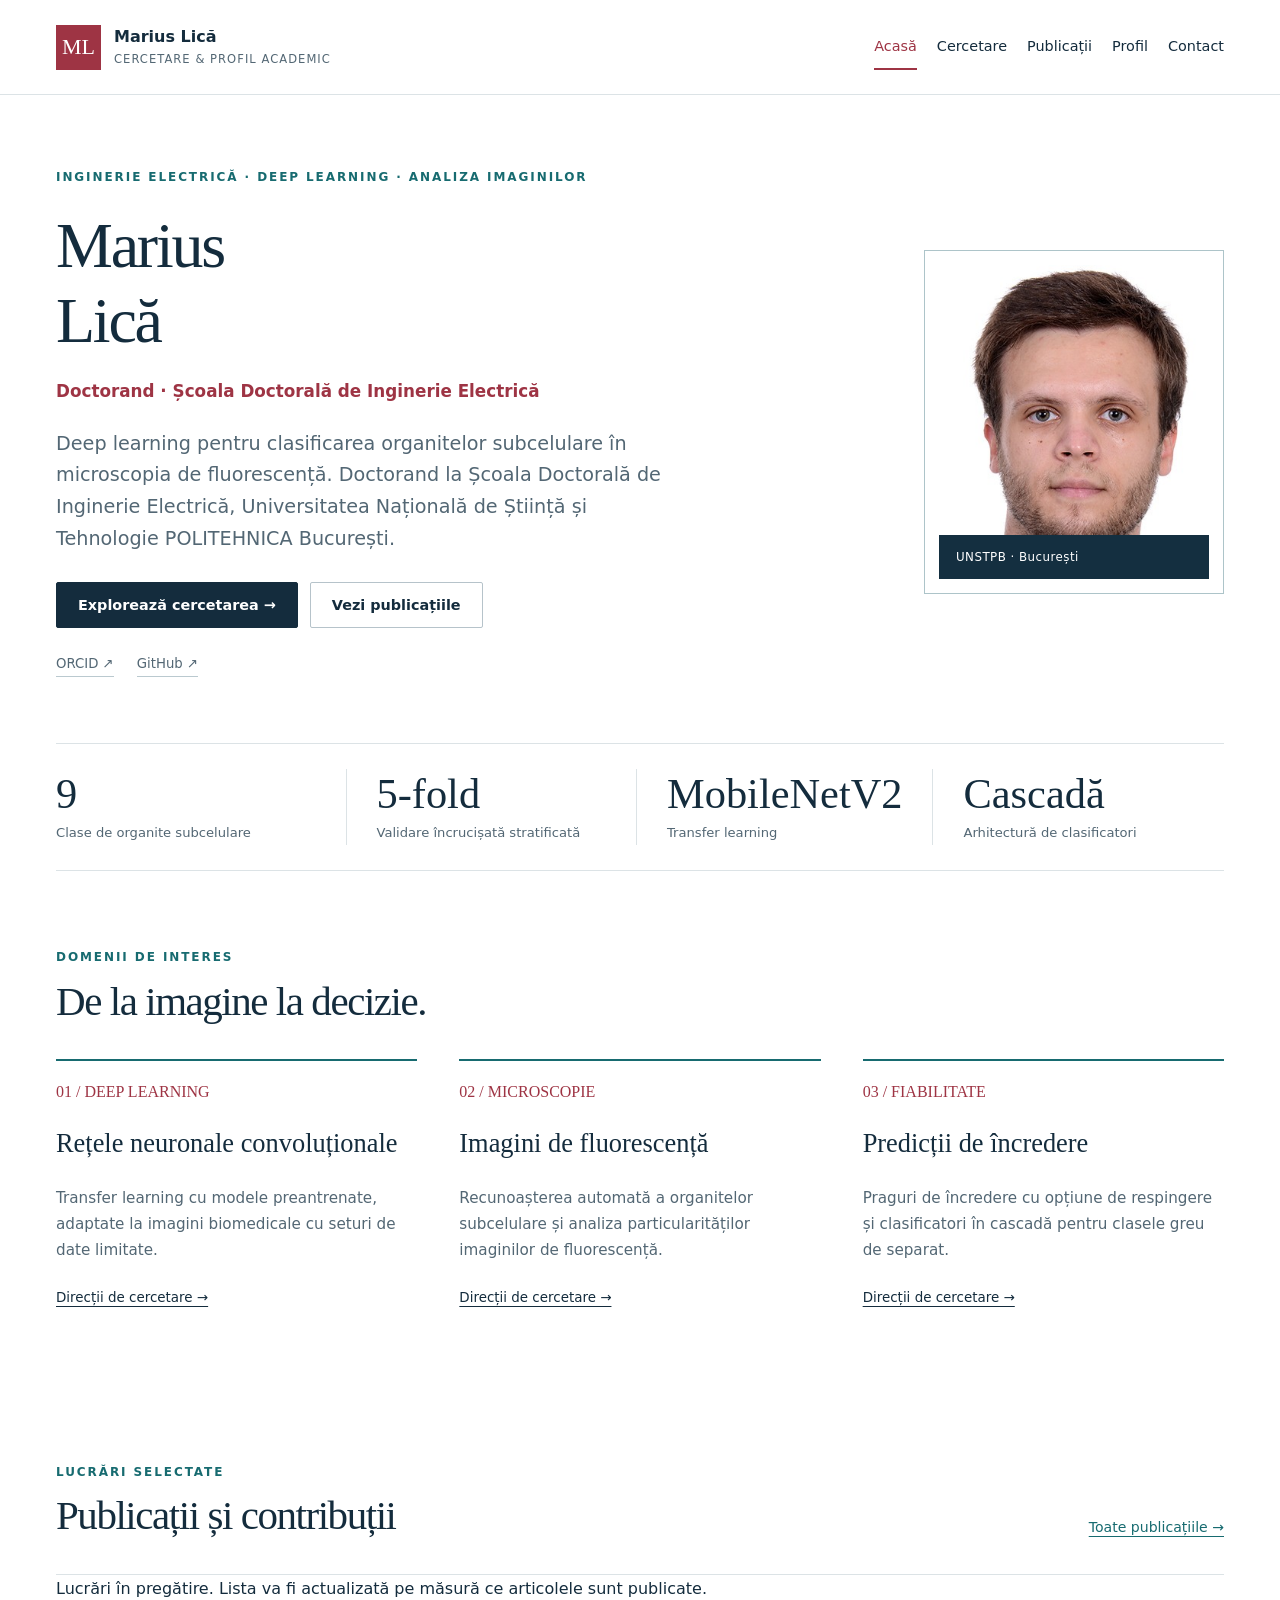
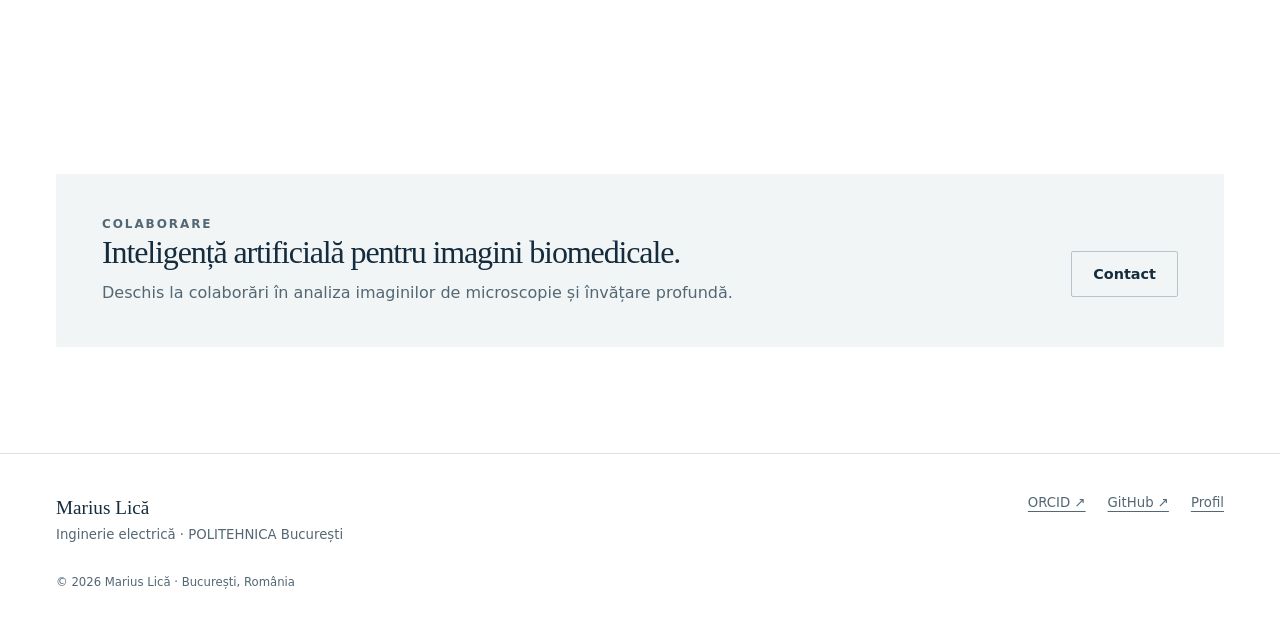
<file: index.html>
<!doctype html><html lang="ro"><head><meta charset="utf-8"><meta name="viewport" content="width=device-width,initial-scale=1">
<meta name="robots" content="index,follow"><title>Acasă | Marius Lică</title>
<meta name="description" content="Profilul academic al lui Marius Lică: cercetare doctorală în inginerie electrică, publicații și experiență profesională.">
<link rel="stylesheet" href="styles.css"><script defer src="app.js"></script></head><body>
<a class="skip" href="#main">Salt la conținut</a>
<header class="header"><div class="wrap header-inner"><a class="brand" href="index.html"><span class="monogram">ML</span><span class="brand-name">Marius Lică<small>Cercetare &amp; profil academic</small></span></a>
<button class="menu-toggle" aria-expanded="false" aria-controls="navigation">Meniu</button><nav id="navigation" class="nav" aria-label="Navigare principală"><a href="index.html" aria-current="page">Acasă</a><a href="research.html">Cercetare</a><a href="publications.html">Publicații</a><a href="about.html">Profil</a><a href="contact.html">Contact</a></nav></div></header>
<main id="main"><div class="wrap"><section class="hero"><div><p class="eyebrow">Inginerie electrică · Deep learning · Analiza imaginilor</p>
<h1>Marius<br>Lică</h1><p class="position">Doctorand · Școala Doctorală de Inginerie Electrică</p><p class="lead">Deep learning pentru clasificarea organitelor subcelulare în microscopia de fluorescență. Doctorand la Școala Doctorală de Inginerie Electrică, Universitatea Națională de Știință și Tehnologie POLITEHNICA București.</p>
<div class="buttons"><a class="button" href="research.html">Explorează cercetarea →</a><a class="button secondary" href="publications.html">Vezi publicațiile</a></div>
<div class="profile-links"><a href="https://orcid.org/0009-0000-3341-0688" target="_blank" rel="noopener">ORCID ↗</a><a href="https://github.com/mariuslica" target="_blank" rel="noopener">GitHub ↗</a></div></div>
<div class="hero-portrait"><figure><img src="portrait.jpg" width="368" height="368" alt="Marius Lică"><figcaption class="portrait-caption"><span>UNSTPB · București</span></figcaption></figure></div></section>
<div class="metrics"><div class="metric"><strong>9</strong><span>Clase de organite subcelulare</span></div><div class="metric"><strong>5-fold</strong><span>Validare încrucișată stratificată</span></div><div class="metric"><strong>MobileNetV2</strong><span>Transfer learning</span></div><div class="metric"><strong>Cascadă</strong><span>Arhitectură de clasificatori</span></div></div></div>
<section class="section wrap"><div class="section-head"><div><p class="eyebrow">Domenii de interes</p><h2>De la imagine la decizie.</h2></div></div><div class="themes"><article class="theme"><span class="num">01 / DEEP LEARNING</span><h3>Rețele neuronale convoluționale</h3><p>Transfer learning cu modele preantrenate, adaptate la imagini biomedicale cu seturi de date limitate.</p><a href="research.html">Direcții de cercetare →</a></article><article class="theme"><span class="num">02 / MICROSCOPIE</span><h3>Imagini de fluorescență</h3><p>Recunoașterea automată a organitelor subcelulare și analiza particularităților imaginilor de fluorescență.</p><a href="research.html">Direcții de cercetare →</a></article><article class="theme"><span class="num">03 / FIABILITATE</span><h3>Predicții de încredere</h3><p>Praguri de încredere cu opțiune de respingere și clasificatori în cascadă pentru clasele greu de separat.</p><a href="research.html">Direcții de cercetare →</a></article></div></section>
<section class="section wrap"><div class="section-head"><div><p class="eyebrow">Lucrări selectate</p><h2>Publicații și contribuții</h2></div><a class="text-link" href="publications.html">Toate publicațiile →</a></div>
<div class="pub-list"><p class="lead">Lucrări în pregătire. Lista va fi actualizată pe măsură ce articolele sunt publicate.</p></div></section>
<section class="wrap section"><div class="callout"><div><p class="eyebrow">Colaborare</p><h2>Inteligență artificială pentru imagini biomedicale.</h2><p>Deschis la colaborări în analiza imaginilor de microscopie și învățare profundă.</p></div><div class="buttons"><a href="contact.html" class="button secondary">Contact</a></div></div></section></main>
<footer class="footer"><div class="wrap"><div class="footer-top"><div><strong>Marius Lică</strong><br>Inginerie electrică · POLITEHNICA București</div><nav aria-label="Profiluri academice"><a href="https://orcid.org/0009-0000-3341-0688" target="_blank" rel="noopener">ORCID ↗</a><a href="https://github.com/mariuslica" target="_blank" rel="noopener">GitHub ↗</a><a href="about.html">Profil</a></nav></div>
<div class="footer-bottom"><span>© 2026 Marius Lică · București, România</span></div></div></footer></body></html>
</file>
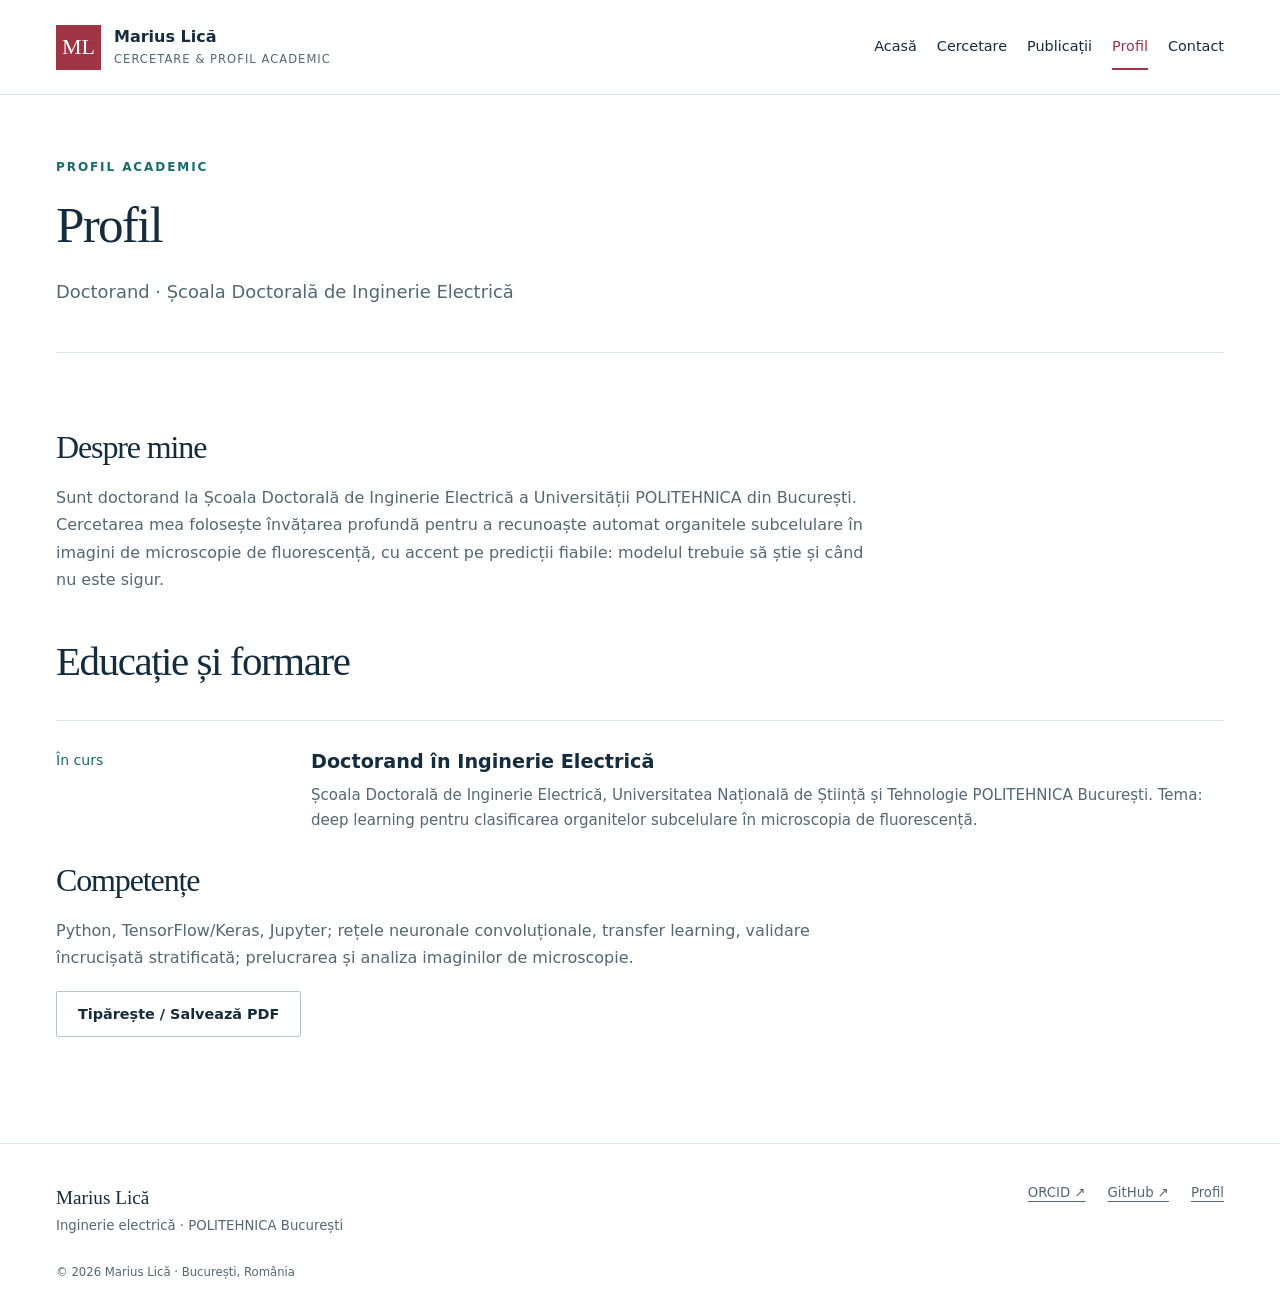
<file: about.html>
<!doctype html><html lang="ro"><head><meta charset="utf-8"><meta name="viewport" content="width=device-width,initial-scale=1">
<meta name="robots" content="index,follow"><title>Profil | Marius Lică</title>
<meta name="description" content="Profilul academic al lui Marius Lică: cercetare doctorală în inginerie electrică, publicații și experiență profesională.">
<link rel="stylesheet" href="styles.css"><script defer src="app.js"></script></head><body>
<a class="skip" href="#main">Salt la conținut</a>
<header class="header"><div class="wrap header-inner"><a class="brand" href="index.html"><span class="monogram">ML</span><span class="brand-name">Marius Lică<small>Cercetare &amp; profil academic</small></span></a>
<button class="menu-toggle" aria-expanded="false" aria-controls="navigation">Meniu</button><nav id="navigation" class="nav" aria-label="Navigare principală"><a href="index.html">Acasă</a><a href="research.html">Cercetare</a><a href="publications.html">Publicații</a><a href="about.html" aria-current="page">Profil</a><a href="contact.html">Contact</a></nav></div></header>
<main id="main"><div class="wrap page-intro"><p class="eyebrow">Profil academic</p><h1>Profil</h1><p class="lead">Doctorand · Școala Doctorală de Inginerie Electrică</p></div><section class="section wrap"><div class="prose"><h2>Despre mine</h2><p>Sunt doctorand la Școala Doctorală de Inginerie Electrică a Universității POLITEHNICA din București. Cercetarea mea folosește învățarea profundă pentru a recunoaște automat organitele subcelulare în imagini de microscopie de fluorescență, cu accent pe predicții fiabile: modelul trebuie să știe și când nu este sigur.</p></div>
<h2>Educație și formare</h2><article class="timeline-row"><div class="date">În curs</div><div><h3>Doctorand în Inginerie Electrică</h3><p>Școala Doctorală de Inginerie Electrică, Universitatea Națională de Știință și Tehnologie POLITEHNICA București. Tema: deep learning pentru clasificarea organitelor subcelulare în microscopia de fluorescență.</p></div></article>
<div class="prose"><h2>Competențe</h2><p>Python, TensorFlow/Keras, Jupyter; rețele neuronale convoluționale, transfer learning, validare încrucișată stratificată; prelucrarea și analiza imaginilor de microscopie.</p></div>
<button class="button secondary" data-print>Tipărește / Salvează PDF</button></section></main>
<footer class="footer"><div class="wrap"><div class="footer-top"><div><strong>Marius Lică</strong><br>Inginerie electrică · POLITEHNICA București</div><nav aria-label="Profiluri academice"><a href="https://orcid.org/0009-0000-3341-0688" target="_blank" rel="noopener">ORCID ↗</a><a href="https://github.com/mariuslica" target="_blank" rel="noopener">GitHub ↗</a><a href="about.html">Profil</a></nav></div>
<div class="footer-bottom"><span>© 2026 Marius Lică · București, România</span></div></div></footer></body></html>
</file>
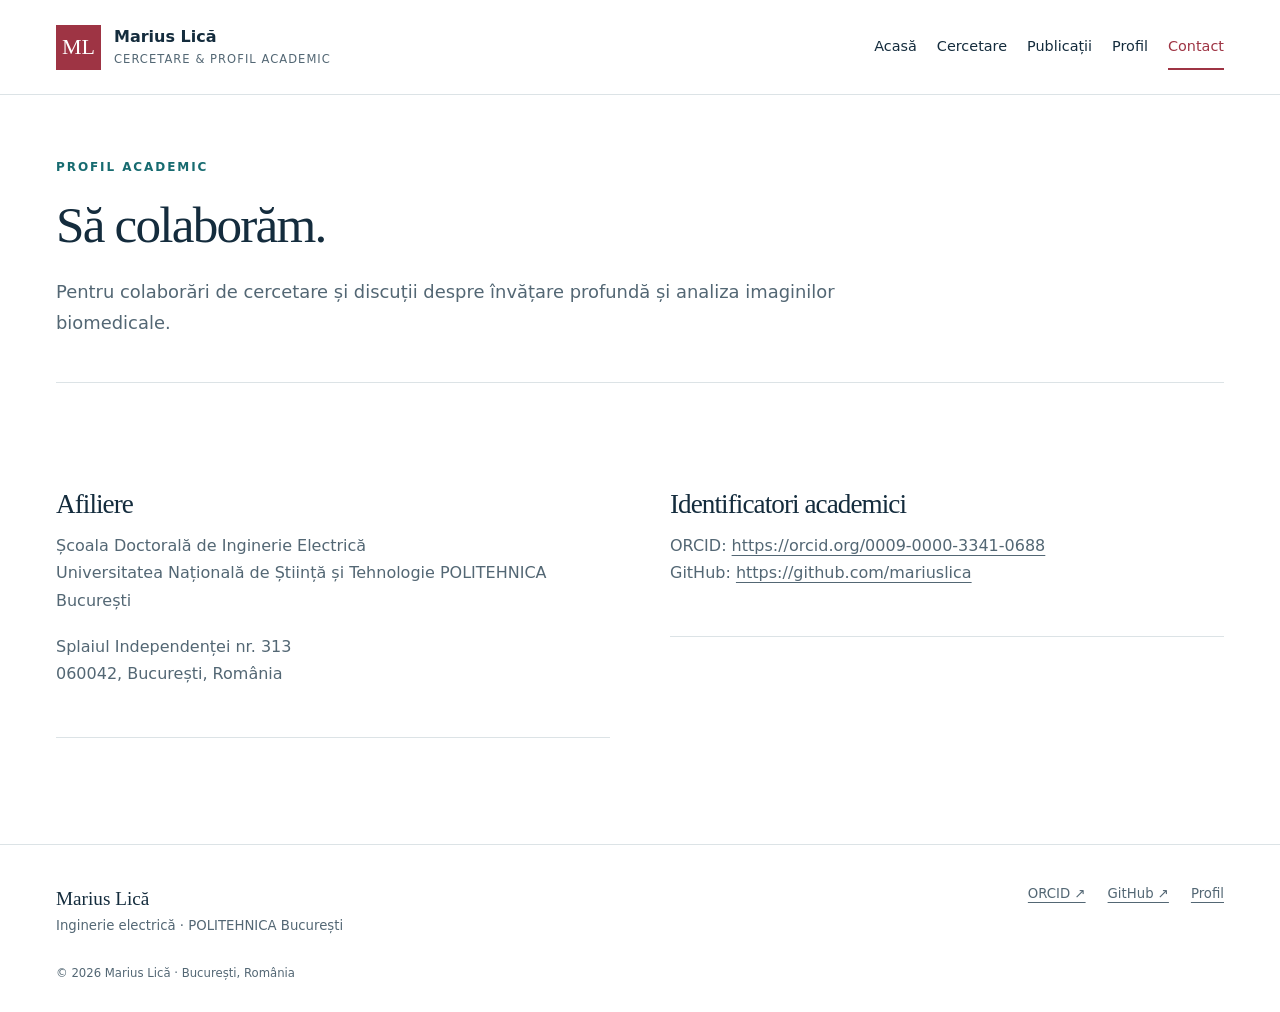
<file: contact.html>
<!doctype html><html lang="ro"><head><meta charset="utf-8"><meta name="viewport" content="width=device-width,initial-scale=1">
<meta name="robots" content="index,follow"><title>Contact | Marius Lică</title>
<meta name="description" content="Profilul academic al lui Marius Lică: cercetare doctorală în inginerie electrică, publicații și experiență profesională.">
<link rel="stylesheet" href="styles.css"><script defer src="app.js"></script></head><body>
<a class="skip" href="#main">Salt la conținut</a>
<header class="header"><div class="wrap header-inner"><a class="brand" href="index.html"><span class="monogram">ML</span><span class="brand-name">Marius Lică<small>Cercetare &amp; profil academic</small></span></a>
<button class="menu-toggle" aria-expanded="false" aria-controls="navigation">Meniu</button><nav id="navigation" class="nav" aria-label="Navigare principală"><a href="index.html">Acasă</a><a href="research.html">Cercetare</a><a href="publications.html">Publicații</a><a href="about.html">Profil</a><a href="contact.html" aria-current="page">Contact</a></nav></div></header>
<main id="main"><div class="wrap page-intro"><p class="eyebrow">Profil academic</p><h1>Să colaborăm.</h1><p class="lead">Pentru colaborări de cercetare și discuții despre învățare profundă și analiza imaginilor biomedicale.</p></div><section class="section wrap contact-grid"><div>
<article class="contact-card"><h2>Afiliere</h2><p>Școala Doctorală de Inginerie Electrică<br>Universitatea Națională de Știință și Tehnologie POLITEHNICA București</p><p>Splaiul Independenței nr. 313<br>060042, București, România</p></article></div>
<div><article class="contact-card"><h2>Identificatori academici</h2><p>ORCID: <a href="https://orcid.org/0009-0000-3341-0688">https://orcid.org/0009-0000-3341-0688</a><br>GitHub: <a href="https://github.com/mariuslica">https://github.com/mariuslica</a><br></p></article></div></section></main>
<footer class="footer"><div class="wrap"><div class="footer-top"><div><strong>Marius Lică</strong><br>Inginerie electrică · POLITEHNICA București</div><nav aria-label="Profiluri academice"><a href="https://orcid.org/0009-0000-3341-0688" target="_blank" rel="noopener">ORCID ↗</a><a href="https://github.com/mariuslica" target="_blank" rel="noopener">GitHub ↗</a><a href="about.html">Profil</a></nav></div>
<div class="footer-bottom"><span>© 2026 Marius Lică · București, România</span></div></div></footer></body></html>
</file>
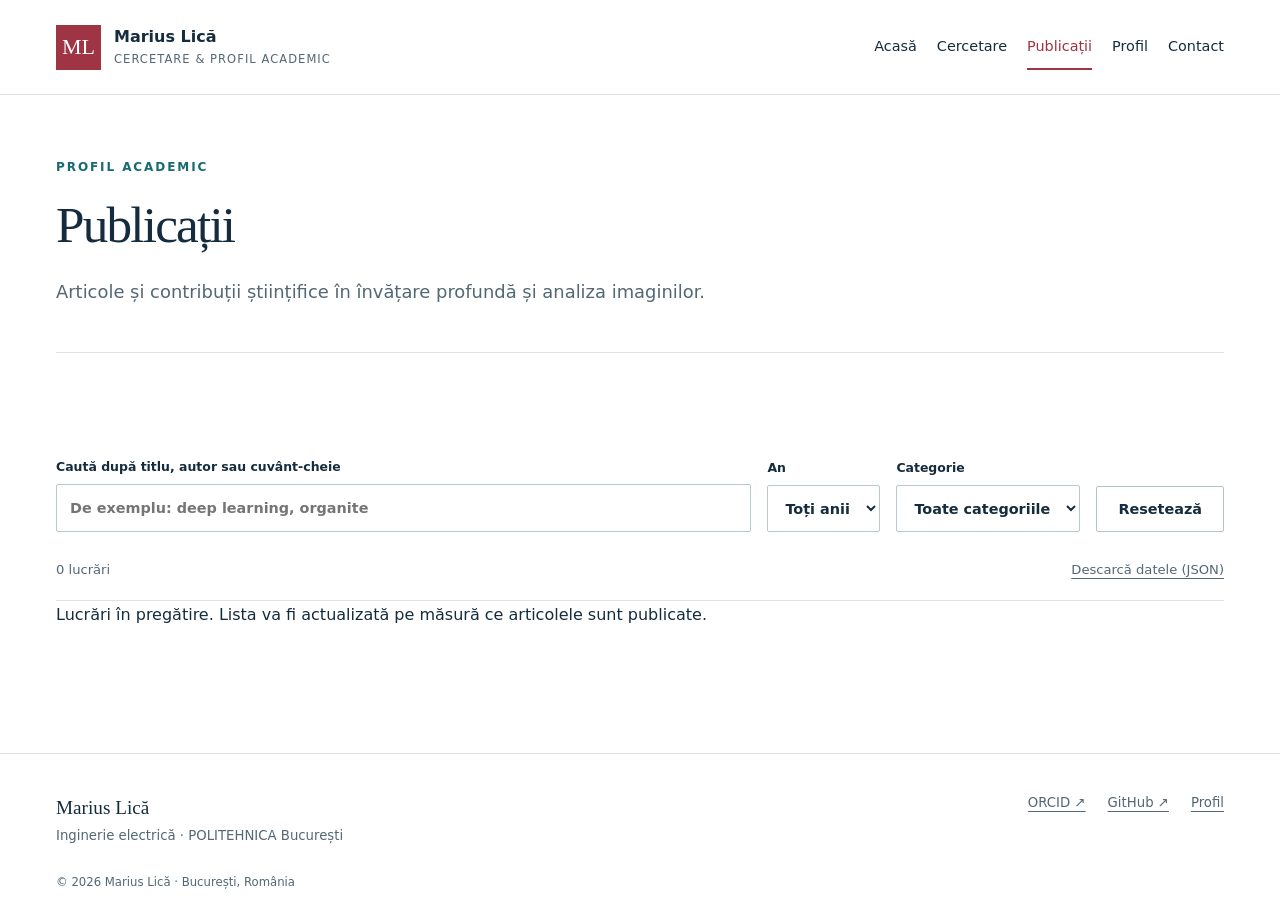
<file: publications.html>
<!doctype html><html lang="ro"><head><meta charset="utf-8"><meta name="viewport" content="width=device-width,initial-scale=1">
<meta name="robots" content="index,follow"><title>Publicații | Marius Lică</title>
<meta name="description" content="Profilul academic al lui Marius Lică: cercetare doctorală în inginerie electrică, publicații și experiență profesională.">
<link rel="stylesheet" href="styles.css"><script defer src="app.js"></script></head><body>
<a class="skip" href="#main">Salt la conținut</a>
<header class="header"><div class="wrap header-inner"><a class="brand" href="index.html"><span class="monogram">ML</span><span class="brand-name">Marius Lică<small>Cercetare &amp; profil academic</small></span></a>
<button class="menu-toggle" aria-expanded="false" aria-controls="navigation">Meniu</button><nav id="navigation" class="nav" aria-label="Navigare principală"><a href="index.html">Acasă</a><a href="research.html">Cercetare</a><a href="publications.html" aria-current="page">Publicații</a><a href="about.html">Profil</a><a href="contact.html">Contact</a></nav></div></header>
<main id="main"><div class="wrap page-intro"><p class="eyebrow">Profil academic</p><h1>Publicații</h1><p class="lead">Articole și contribuții științifice în învățare profundă și analiza imaginilor.</p></div><section class="wrap section"><form class="filters" data-filter-form><label class="search-field">Caută după titlu, autor sau cuvânt-cheie<input type="search" placeholder="De exemplu: deep learning, organite"></label>
<label>An<select name="year"><option value="">Toți anii</option></select></label><label>Categorie<select name="type"><option value="">Toate categoriile</option></select></label>
<button type="button" class="button secondary" data-reset>Resetează</button></form>
<div class="filter-count"><span data-result-count aria-live="polite">0 lucrări</span><a href="publications.json" download>Descarcă datele (JSON)</a></div>
<div class="pub-list"><p class="lead">Lucrări în pregătire. Lista va fi actualizată pe măsură ce articolele sunt publicate.</p></div><p class="empty" data-empty hidden>Nicio lucrare nu corespunde filtrelor.</p></section></main>
<footer class="footer"><div class="wrap"><div class="footer-top"><div><strong>Marius Lică</strong><br>Inginerie electrică · POLITEHNICA București</div><nav aria-label="Profiluri academice"><a href="https://orcid.org/0009-0000-3341-0688" target="_blank" rel="noopener">ORCID ↗</a><a href="https://github.com/mariuslica" target="_blank" rel="noopener">GitHub ↗</a><a href="about.html">Profil</a></nav></div>
<div class="footer-bottom"><span>© 2026 Marius Lică · București, România</span></div></div></footer></body></html>
</file>
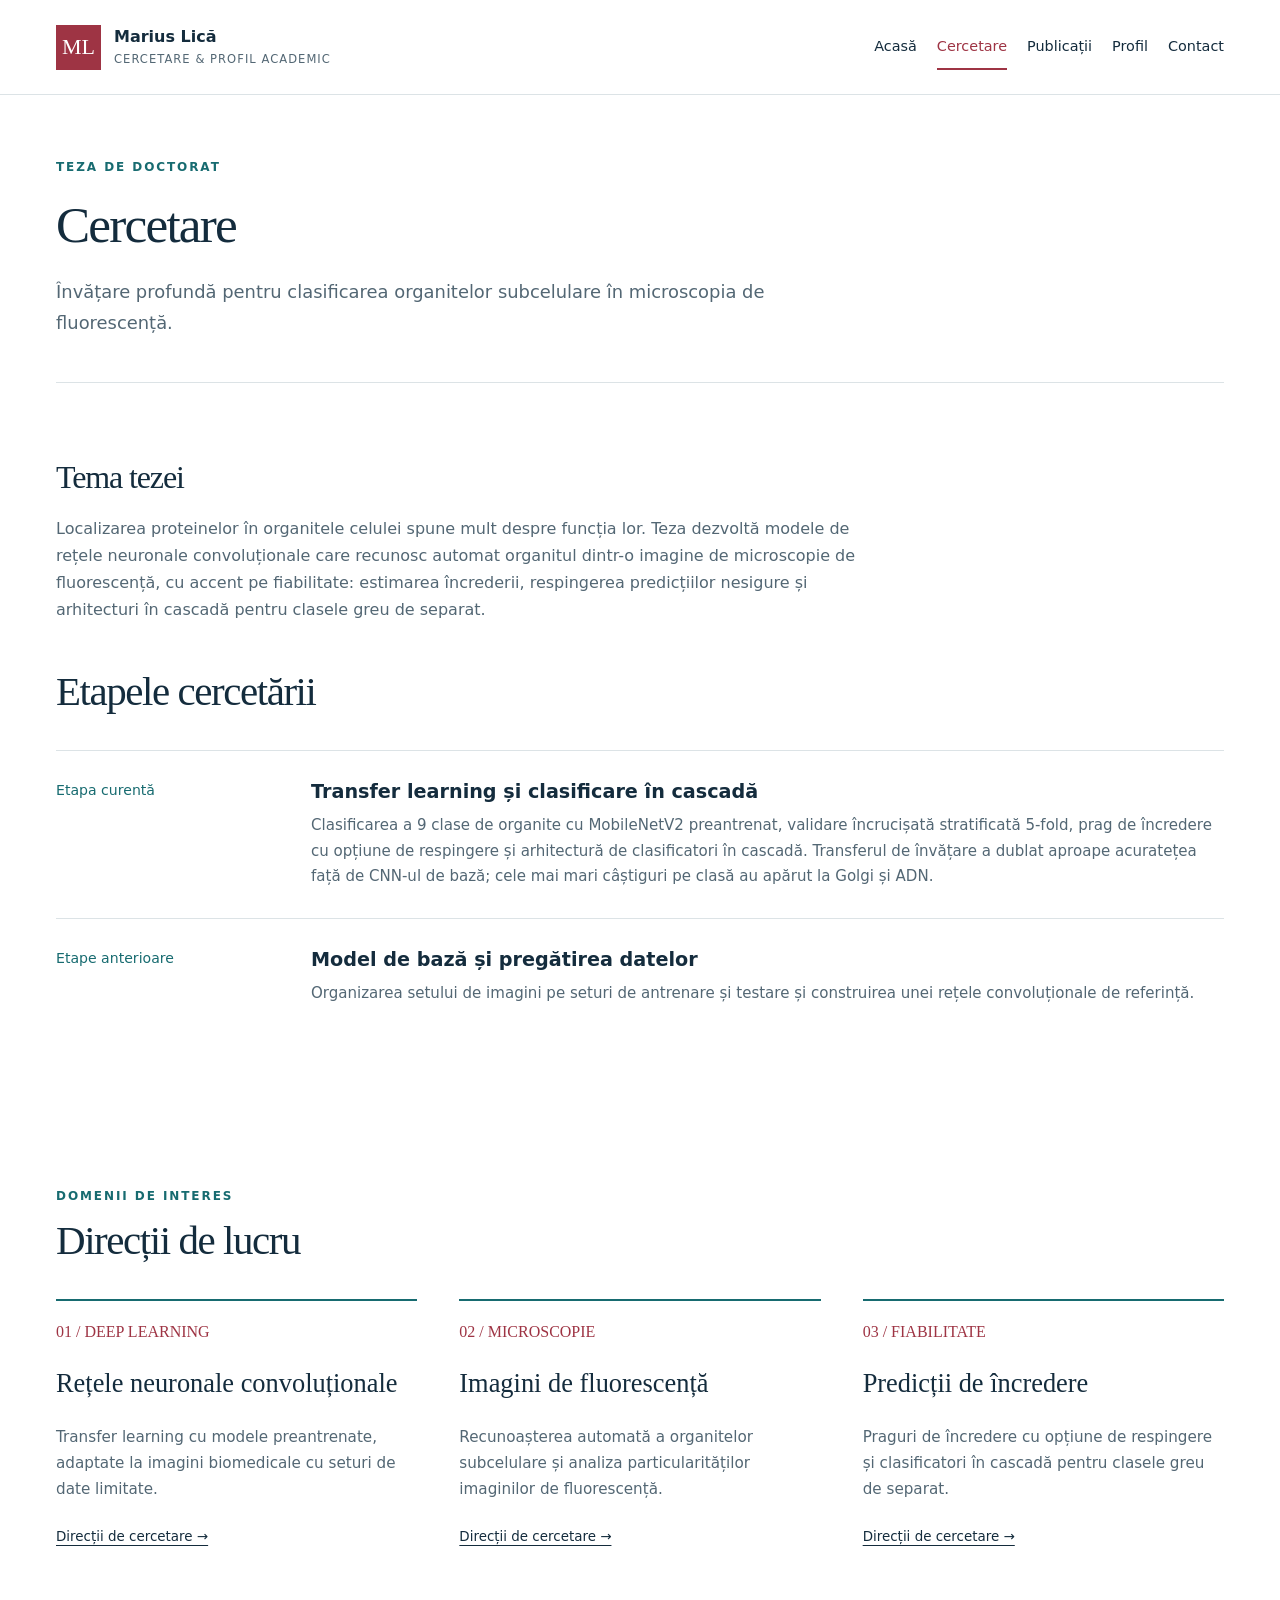
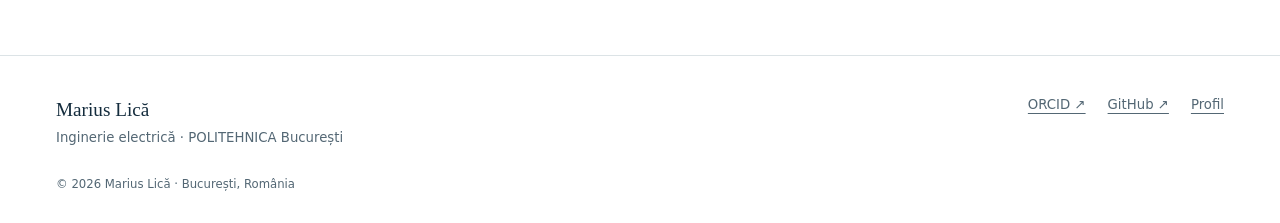
<file: research.html>
<!doctype html><html lang="ro"><head><meta charset="utf-8"><meta name="viewport" content="width=device-width,initial-scale=1">
<meta name="robots" content="index,follow"><title>Cercetare | Marius Lică</title>
<meta name="description" content="Profilul academic al lui Marius Lică: cercetare doctorală în inginerie electrică, publicații și experiență profesională.">
<link rel="stylesheet" href="styles.css"><script defer src="app.js"></script></head><body>
<a class="skip" href="#main">Salt la conținut</a>
<header class="header"><div class="wrap header-inner"><a class="brand" href="index.html"><span class="monogram">ML</span><span class="brand-name">Marius Lică<small>Cercetare &amp; profil academic</small></span></a>
<button class="menu-toggle" aria-expanded="false" aria-controls="navigation">Meniu</button><nav id="navigation" class="nav" aria-label="Navigare principală"><a href="index.html">Acasă</a><a href="research.html" aria-current="page">Cercetare</a><a href="publications.html">Publicații</a><a href="about.html">Profil</a><a href="contact.html">Contact</a></nav></div></header>
<main id="main"><div class="wrap page-intro"><p class="eyebrow">Teza de doctorat</p><h1>Cercetare</h1><p class="lead">Învățare profundă pentru clasificarea organitelor subcelulare în microscopia de fluorescență.</p></div><section class="section wrap"><div class="prose"><h2>Tema tezei</h2><p>Localizarea proteinelor în organitele celulei spune mult despre funcția lor. Teza dezvoltă modele de rețele neuronale
convoluționale care recunosc automat organitul dintr-o imagine de microscopie de fluorescență, cu accent pe fiabilitate: estimarea încrederii,
respingerea predicțiilor nesigure și arhitecturi în cascadă pentru clasele greu de separat.</p></div>
<h2>Etapele cercetării</h2><article class="timeline-row"><div class="date">Etapa curentă</div><div><h3>Transfer learning și clasificare în cascadă</h3><p>Clasificarea a 9 clase de organite cu MobileNetV2 preantrenat, validare încrucișată stratificată 5-fold, prag de încredere cu opțiune de respingere și arhitectură de clasificatori în cascadă. Transferul de învățare a dublat aproape acuratețea față de CNN-ul de bază; cele mai mari câștiguri pe clasă au apărut la Golgi și ADN.</p></div></article><article class="timeline-row"><div class="date">Etape anterioare</div><div><h3>Model de bază și pregătirea datelor</h3><p>Organizarea setului de imagini pe seturi de antrenare și testare și construirea unei rețele convoluționale de referință.</p></div></article></section>
<section class="section wrap"><div class="section-head"><div><p class="eyebrow">Domenii de interes</p><h2>Direcții de lucru</h2></div></div><div class="themes"><article class="theme"><span class="num">01 / DEEP LEARNING</span><h3>Rețele neuronale convoluționale</h3><p>Transfer learning cu modele preantrenate, adaptate la imagini biomedicale cu seturi de date limitate.</p><a href="research.html">Direcții de cercetare →</a></article><article class="theme"><span class="num">02 / MICROSCOPIE</span><h3>Imagini de fluorescență</h3><p>Recunoașterea automată a organitelor subcelulare și analiza particularităților imaginilor de fluorescență.</p><a href="research.html">Direcții de cercetare →</a></article><article class="theme"><span class="num">03 / FIABILITATE</span><h3>Predicții de încredere</h3><p>Praguri de încredere cu opțiune de respingere și clasificatori în cascadă pentru clasele greu de separat.</p><a href="research.html">Direcții de cercetare →</a></article></div></section></main>
<footer class="footer"><div class="wrap"><div class="footer-top"><div><strong>Marius Lică</strong><br>Inginerie electrică · POLITEHNICA București</div><nav aria-label="Profiluri academice"><a href="https://orcid.org/0009-0000-3341-0688" target="_blank" rel="noopener">ORCID ↗</a><a href="https://github.com/mariuslica" target="_blank" rel="noopener">GitHub ↗</a><a href="about.html">Profil</a></nav></div>
<div class="footer-bottom"><span>© 2026 Marius Lică · București, România</span></div></div></footer></body></html>
</file>
<file: styles.css>
:root{--ink:#142c3d;--muted:#536774;--paper:#fff;--subtle:#f2f5f6;--line:#dce3e6;--accent:#9e3444;--teal:#176b70;--dark:#142f40;--serif:Georgia,'Times New Roman',serif;--sans:Inter,system-ui,-apple-system,BlinkMacSystemFont,'Segoe UI',sans-serif}*{box-sizing:border-box}html{scroll-behavior:smooth;scroll-padding-top:100px}body{margin:0;font:16px/1.7 var(--sans);color:var(--ink);background:var(--paper)}a{color:inherit;text-underline-offset:4px}a:hover{color:var(--accent)}img{max-width:100%;display:block}button,input,select{font:inherit}button,a,input,select,summary{touch-action:manipulation}button{cursor:pointer}button:focus-visible,a:focus-visible,input:focus-visible,select:focus-visible,summary:focus-visible{outline:3px solid #ce8f33;outline-offset:5px}h1,h2,h3,h4,p{margin-top:0}h1,h2,h3{line-height:1.17}h1,h2{font-family:var(--serif);font-weight:400;letter-spacing:-.035em}h1{font-size:clamp(2.6rem,5vw,4.7rem)}h2{font-size:clamp(2rem,3.2vw,3.1rem)}h3{font-size:1.25rem;line-height:1.4}p{margin-bottom:1.2rem}small{font-size:.82rem}.wrap{width:min(1216px,calc(100% - 112px));margin-inline:auto}.skip{position:fixed;left:10px;top:-100px;background:white;z-index:100;padding:10px}.skip:focus{top:10px}.review-strip{background:var(--dark);color:#dce8ed;font-size:.78rem;letter-spacing:.04em;display:flex;justify-content:center;gap:16px;padding:6px 20px}.review-strip a{color:#fff}.header{background:rgba(255,255,255,.98);border-bottom:1px solid var(--line);position:sticky;top:0;z-index:10}.header-inner{display:flex;align-items:center;justify-content:space-between;min-height:94px;gap:22px}.brand{display:flex;align-items:center;gap:13px;text-decoration:none;font-weight:600;line-height:1.3}.monogram{display:grid;place-items:center;width:45px;height:45px;background:var(--accent);color:#fff;font:22px var(--serif)}.brand small{display:block;font-weight:400;font-size:.72rem;letter-spacing:.09em;color:var(--muted);margin-top:4px;text-transform:uppercase}.nav{display:flex;align-items:center;gap:28px}.nav a{font-size:.9rem;text-decoration:none;padding:10px 0;border-bottom:2px solid transparent}.nav a[aria-current=page]{color:var(--accent);border-color:var(--accent)}.menu-toggle{display:none;border:1px solid var(--line);background:white;padding:6px 13px;border-radius:3px;color:var(--ink)}.eyebrow{font-size:.75rem;letter-spacing:.16em;text-transform:uppercase;font-weight:650;color:var(--teal);margin-bottom:22px}.hero{display:grid;grid-template-columns:1fr .67fr;gap:88px;align-items:center;padding:72px 0 66px}.hero h1{margin:0 0 18px}.hero .position{font-size:1.05rem;font-weight:600;color:var(--accent);margin-bottom:22px}.hero .lead{font-size:1.2rem;max-width:620px;line-height:1.65;color:var(--muted)}.hero-portrait{padding:14px;border:1px solid #adc4c9;background:var(--paper)}.hero-portrait figure{position:relative;margin:0;background:var(--subtle)}.hero-portrait img{width:100%;height:auto;object-fit:contain;object-position:center}.portrait-caption{display:flex;flex-wrap:wrap;gap:4px 12px;justify-content:space-between;padding:12px 17px;background:var(--dark);color:#fff;font-size:.74rem;letter-spacing:.04em}.buttons{display:flex;gap:12px;flex-wrap:wrap;margin-top:28px}.button{display:inline-flex;align-items:center;justify-content:center;gap:9px;min-height:46px;padding:10px 21px;border:1px solid var(--ink);text-decoration:none;font-size:.9rem;font-weight:550;background:var(--ink);color:#fff;border-radius:2px;line-height:1.4}.button:hover{background:var(--accent);border-color:var(--accent);color:#fff}.button.secondary{background:transparent;color:var(--ink);border-color:#b6c3ca}.button.secondary:hover{border-color:var(--accent);color:var(--accent)}.profile-links{display:flex;flex-wrap:wrap;gap:23px;margin-top:25px;font-size:.83rem}.profile-links a{color:var(--muted);text-decoration:none;border-bottom:1px solid #bac9cf}.metrics{border-top:1px solid var(--line);border-bottom:1px solid var(--line);display:grid;grid-template-columns:repeat(4,1fr);padding:25px 0}.metric{padding:0 30px;border-right:1px solid var(--line)}.metric:first-child{padding-left:0}.metric:last-child{border:0}.metric strong{font:2.65rem var(--serif);display:block}.metric span{font-size:.82rem;color:var(--muted)}.metric-note{font-size:.72rem;color:var(--muted);padding-top:12px}.section{padding:76px 0}.section-head{display:flex;align-items:end;justify-content:space-between;gap:32px;margin-bottom:34px}.section-head h2{margin-bottom:0}.section-head .eyebrow{margin-bottom:10px}.text-link{color:var(--teal);font-size:.88rem;white-space:nowrap}.themes{display:grid;grid-template-columns:repeat(3,1fr);gap:42px}.theme{border-top:2px solid var(--teal);padding-top:22px}.theme .num{font:1rem var(--serif);color:var(--accent);margin-bottom:26px;display:block}.theme h3{font:1.65rem/1.22 var(--serif)}.theme p{color:var(--muted);font-size:.95rem}.theme a{font-size:.84rem}.dark-section{background:var(--dark);color:white}.dark-section .eyebrow{color:#9cd5d0}.dark-section .text-link{color:#d7e8eb}.project-feature{display:grid;grid-template-columns:160px 1fr 220px;gap:40px;border-top:1px solid #3e5665;padding:29px 0;align-items:start}.project-feature .name{font:1.65rem var(--serif);color:white;text-decoration:none}.project-feature h3{font-weight:500;font-size:1.15rem;margin-bottom:8px}.project-feature p{color:#b9cbd5;font-size:.9rem;margin:0}.project-feature .role{text-align:right;font-size:.82rem;color:#b9cbd5}.role strong{display:block;color:inherit;font-weight:600}.role small{display:block;margin-top:8px}.pub-list{border-top:1px solid var(--line)}.pub-row{display:grid;grid-template-columns:67px 1fr;gap:25px;padding:28px 0;border-bottom:1px solid var(--line)}.pub-year{font-family:var(--serif);font-size:1.4rem;color:var(--muted)}.pub-row h3{font:1.25rem/1.4 var(--serif);margin:7px 0 10px;letter-spacing:0}.pub-row h3 a{text-decoration:none}.pub-meta{font-size:.74rem;color:var(--teal);text-transform:uppercase;letter-spacing:.06em}.pub-authors{font-size:.85rem;color:var(--muted);margin-bottom:8px}.pub-venue{font-size:.88rem;margin-bottom:10px}.pub-actions{display:flex;flex-wrap:wrap;gap:20px;font-size:.8rem}.pub-actions a{color:var(--teal)}.pub-detail{margin-top:12px}.pub-detail summary{font-size:.84rem;color:var(--teal);cursor:pointer;width:fit-content}.pub-detail-body{margin-top:15px;background:var(--subtle);padding:20px;font-size:.9rem}.pub-detail-body p:last-child{margin-bottom:0}.pub-detail-body dl{margin:0 0 12px}.pub-detail-body dt{font-weight:600;float:left;margin-right:7px}.pub-detail-body dd{margin-left:0;overflow-wrap:anywhere}.callout{background:var(--subtle);padding:40px 46px;display:flex;align-items:center;justify-content:space-between;gap:40px}.callout h2{font-size:2rem;margin-bottom:8px}.callout p{margin:0;color:var(--muted)}.footer{border-top:1px solid var(--line);margin-top:30px;padding:38px 0 28px;font-size:.83rem;color:var(--muted)}.footer-top{display:flex;justify-content:space-between;gap:35px}.footer strong{font-family:var(--serif);font-size:1.2rem;color:var(--ink);font-weight:400}.footer nav{display:flex;flex-wrap:wrap;gap:22px}.footer-bottom{font-size:.73rem;margin-top:26px;display:flex;justify-content:space-between;gap:20px}.page-intro{padding:62px 0 44px;border-bottom:1px solid var(--line)}.page-intro h1{font-size:clamp(2.6rem,4vw,3.8rem);margin-bottom:22px}.page-intro .lead{font-size:1.12rem;color:var(--muted);max-width:800px;margin-bottom:0}.page-intro .eyebrow{margin-bottom:18px}.filters{display:flex;gap:16px;align-items:end;padding:27px 0;flex-wrap:wrap}.filters label{display:flex;flex-direction:column;gap:7px;font-size:.78rem;font-weight:600}.filters .search-field{flex:1;min-width:220px}.filters input,.filters select{padding:11px 13px;min-height:47px;border:1px solid #b8c8ce;border-radius:2px;background:#fff;color:var(--ink);font-size:.9rem}.filter-count{font-size:.82rem;color:var(--muted);display:flex;justify-content:space-between;gap:20px;padding-bottom:18px}.empty{padding:44px;background:var(--subtle);text-align:center}.project-grid{display:grid;grid-template-columns:1fr 1fr;gap:28px}.project-card{border:1px solid var(--line);padding:32px;position:relative;display:flex;flex-direction:column}.project-card.director{border-top:3px solid var(--accent)}.project-card .eyebrow{margin-bottom:15px}.project-card h2{font-size:2rem;margin-bottom:12px}.project-card h2 a{text-decoration:none}.project-card h3{font-size:1rem;font-weight:500;color:var(--muted);margin-bottom:19px}.project-card p{font-size:.92rem}.project-card .project-meta{font-size:.8rem;color:var(--muted);border-top:1px solid var(--line);padding-top:16px;margin-top:auto;display:flex;justify-content:space-between;gap:15px}.project-card .text-link{display:inline-block;margin-top:18px}.project-detail{display:grid;grid-template-columns:1fr 310px;gap:65px;align-items:start}.prose{max-width:810px}.prose h2{font-size:2rem;margin:38px 0 18px}.prose h2:first-child{margin-top:0}.prose p,.prose li{color:var(--muted)}.prose li{margin-bottom:12px}.prose ul{padding-left:22px}.fact-panel{background:var(--subtle);padding:28px;font-size:.88rem;border-top:3px solid var(--teal)}.fact-panel dt{font-size:.72rem;letter-spacing:.09em;text-transform:uppercase;font-weight:650;color:var(--teal);margin-bottom:4px}.fact-panel dd{margin:0 0 22px;overflow-wrap:anywhere}.fact-panel dd:last-child{margin-bottom:0}.breadcrumb{font-size:.83rem;color:var(--muted);padding-top:30px}.timeline-row{display:grid;grid-template-columns:220px 1fr;gap:35px;border-top:1px solid var(--line);padding:28px 0}.timeline-row .date{font-size:.88rem;color:var(--teal)}.timeline-row h3{font-size:1.2rem;margin-bottom:7px}.timeline-row .org{color:var(--accent);font-size:.92rem;margin-bottom:10px}.timeline-row p{color:var(--muted);font-size:.94rem;margin-bottom:0}.two-col{display:grid;grid-template-columns:1fr 1fr;gap:64px}.two-col h2{font-size:2.3rem}.affiliations{display:grid;grid-template-columns:1.5fr 1fr 1fr;gap:36px;margin-top:24px}.affiliations>div{min-width:0}.society-label{font-size:.85rem;font-weight:600;margin:18px 0 7px}.society-list{padding-left:20px;margin:0;font-size:.85rem;color:var(--muted)}.society-list li{margin-bottom:7px}.affiliations strong{display:block;font:1.6rem var(--serif)}.affiliations span{font-size:.86rem;color:var(--muted)}.course-list{display:grid;grid-template-columns:1fr 1fr;gap:26px}.course{background:var(--subtle);padding:30px;border-top:2px solid var(--teal)}.course h3{font:1.5rem var(--serif);margin-bottom:14px}.course p{font-size:.94rem;color:var(--muted);margin:0}.course small{display:block;color:var(--accent);margin-bottom:17px}.bar-chart{display:flex;gap:8px;align-items:end;height:145px;margin:34px 0 20px;padding-bottom:25px;border-bottom:1px solid var(--line)}.bar-wrap{height:100%;flex:1;display:flex;align-items:center;justify-content:end;flex-direction:column;position:relative}.bar{width:100%;max-width:60px;background:var(--teal);min-height:4px}.bar-count{font-size:.72rem;line-height:1.4;margin-bottom:5px;color:var(--muted)}.bar-label{font-size:.72rem;position:absolute;bottom:-23px}.tag{font-size:.72rem;background:#e8f0f1;color:#17565e;padding:3px 8px;display:inline-block;margin:3px 5px 3px 0}.contact-grid{display:grid;grid-template-columns:1fr 1fr;gap:60px}.contact-card{padding:30px 0;border-bottom:1px solid var(--line)}.contact-card h2{font:1.7rem var(--serif);margin-bottom:12px}.contact-card p{color:var(--muted)}.contact-card a{overflow-wrap:anywhere}.figure-note{font-size:.8rem;color:var(--muted)}.research-flow{display:grid;grid-template-columns:repeat(3,1fr);gap:0;border:1px solid var(--line);margin-top:24px}.research-flow div{padding:30px;border-right:1px solid var(--line);background:var(--subtle)}.research-flow div:last-child{border:0}.research-flow strong{font:1.45rem var(--serif);display:block;margin:12px 0}.research-flow span{font-size:.84rem;color:var(--muted)}[hidden]{display:none!important}.cv-page .review-strip,.cv-page .header,.cv-page .footer{display:none}.cv-page .page-intro{padding-top:48px}.cv-page .wrap{max-width:1000px}.cv-contact{font-size:.92rem;color:var(--muted)}.cv-page h1{font-size:2.8rem}.cv-page .section{padding:30px 0}.cv-page h2{font-size:1.9rem}.cv-page .timeline-row{padding:16px 0;grid-template-columns:180px 1fr}.cv-page .timeline-row p{font-size:.87rem}.top-link{font-size:.8rem}
@media(min-width:1450px){.hero{gap:115px}}
@media(max-width:1050px){.wrap{width:calc(100% - 64px)}.nav{gap:17px}.brand .brand-name{display:none}.hero{gap:40px;grid-template-columns:1.15fr .85fr}.project-feature{grid-template-columns:130px 1fr 170px;gap:25px}.project-detail{gap:35px;grid-template-columns:1fr 280px}}
@media(max-width:740px){.wrap{width:calc(100% - 40px)}.review-strip{font-size:.7rem;gap:12px}.header-inner{min-height:74px}.brand .brand-name{display:block;font-size:.85rem}.brand small{font-size:.6rem}.monogram{width:37px;height:37px;font-size:19px}.menu-toggle{display:block}.nav{display:none;position:absolute;left:0;right:0;top:100%;padding:20px;background:white;border-bottom:1px solid var(--line);box-shadow:0 6px 12px #0001;flex-wrap:wrap;gap:10px 24px}.nav.open{display:flex}.nav a{font-size:1rem}.hero{padding:40px 0;grid-template-columns:1fr;gap:35px}.hero h1{font-size:3.1rem}.hero .lead{font-size:1.06rem}.hero-portrait{max-width:390px;width:100%;margin-inline:auto}.hero .eyebrow{font-size:.68rem}.metrics{grid-template-columns:1fr 1fr;row-gap:25px}.metric,.metric:first-child{padding:0 15px}.metric:nth-child(2){border-right:0}.metric strong{font-size:2.25rem}.metric span{font-size:.75rem}.metric-note{font-size:.7rem}.section{padding:48px 0}.section-head{align-items:start;gap:16px;flex-direction:column}.themes{grid-template-columns:1fr;gap:27px}.theme .num{margin-bottom:13px}.theme h3{font-size:1.5rem}.project-feature{grid-template-columns:1fr;gap:12px;padding:25px 0}.project-feature .role{text-align:left}.role small{margin-top:3px}.project-grid,.course-list,.two-col,.contact-grid{grid-template-columns:1fr;gap:24px}.project-card{padding:24px}.project-card h2{font-size:1.8rem}.project-detail{grid-template-columns:1fr;gap:32px}.fact-panel{order:-1}.project-detail .fact-panel dl{display:grid;grid-template-columns:1fr}.pub-row{grid-template-columns:45px 1fr;gap:13px;padding:23px 0}.pub-year{font-size:1.15rem}.pub-row h3{font-size:1.12rem}.pub-authors{font-size:.82rem;overflow-wrap:anywhere}.pub-detail-body{padding:16px}.pub-actions{gap:13px}.page-intro{padding:42px 0 30px}.page-intro h1{font-size:2.6rem}.page-intro .lead{font-size:1rem}.filters{gap:12px}.filters label{flex:1;min-width:125px}.filters .search-field{min-width:100%}.filters select{max-width:100%;width:100%}.timeline-row,.cv-page .timeline-row{grid-template-columns:1fr;gap:9px;padding:23px 0}.timeline-row .date{font-size:.8rem}.callout{padding:30px;flex-direction:column;align-items:start;gap:20px}.callout .buttons{margin:0}.footer-top,.footer-bottom{flex-direction:column;gap:20px}.footer nav{gap:15px}.footer-bottom{margin-top:22px}.research-flow{grid-template-columns:1fr}.research-flow div{border-right:0;border-bottom:1px solid var(--line);padding:22px}.bar-chart{gap:5px}.bar-label{font-size:.6rem;transform:rotate(-45deg);bottom:-25px}.affiliations{grid-template-columns:1fr;gap:25px}}
@media(prefers-reduced-motion:reduce){html{scroll-behavior:auto}*{animation:none!important;transition:none!important}}
@media print{body{font-size:10pt;background:white}.header,.review-strip,.footer,.filters,.buttons,.menu-toggle,.no-print{display:none!important}.wrap{width:100%;max-width:none}.section{padding:16px 0}.page-intro{padding:20px 0}.timeline-row{break-inside:avoid}.pub-row{break-inside:avoid}.project-card{break-inside:avoid}h1{font-size:30pt}h2{font-size:22pt}a{text-decoration:none}.dark-section{background:white;color:var(--ink)}.dark-section *{color:var(--ink)!important}.cv-page .timeline-row{padding:12px 0}.cv-page .wrap{max-width:none}details:not([open]) .pub-detail-body{display:none}}

.project-card .project-title{font:2rem/1.2 var(--serif);color:var(--ink);margin:0 0 16px}.project-title a{text-decoration:none}.project-group{margin:52px 0 28px}.project-card p{overflow-wrap:anywhere}.project-meta{flex-wrap:wrap}.project-card .text-link{white-space:normal}.citation{overflow-wrap:anywhere}.hero-portrait{max-width:440px}.project-detail h1{overflow-wrap:anywhere}@media(max-width:740px){.project-card .project-title{font-size:1.7rem}}

.citation{margin:10px 0;overflow-wrap:anywhere}.section>h2{margin-top:45px}.hero-portrait{max-width:300px;justify-self:end}.nav{gap:20px}.placeholder-portrait{aspect-ratio:1;display:grid;place-items:center;font:96px var(--serif);color:var(--accent)}@media print{.header,.footer,button{display:none!important}.wrap{width:100%}}
</file>
